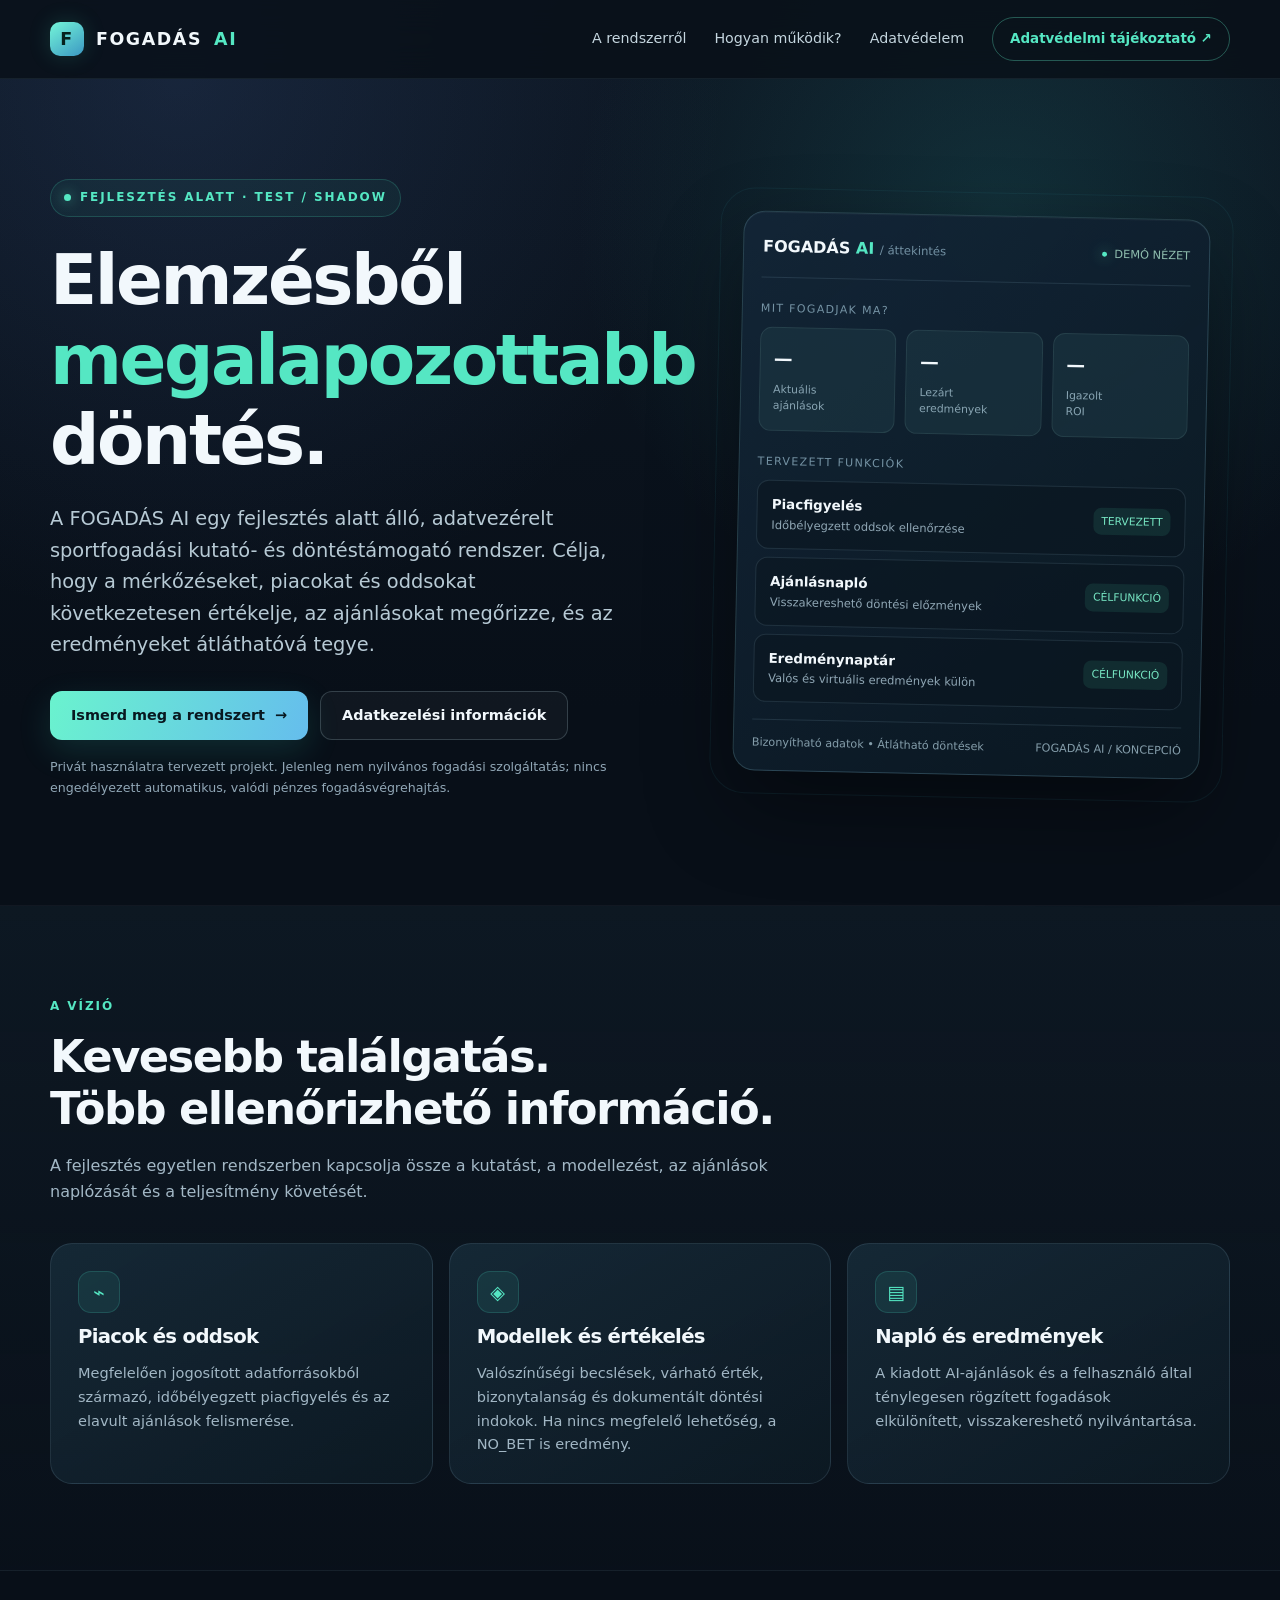
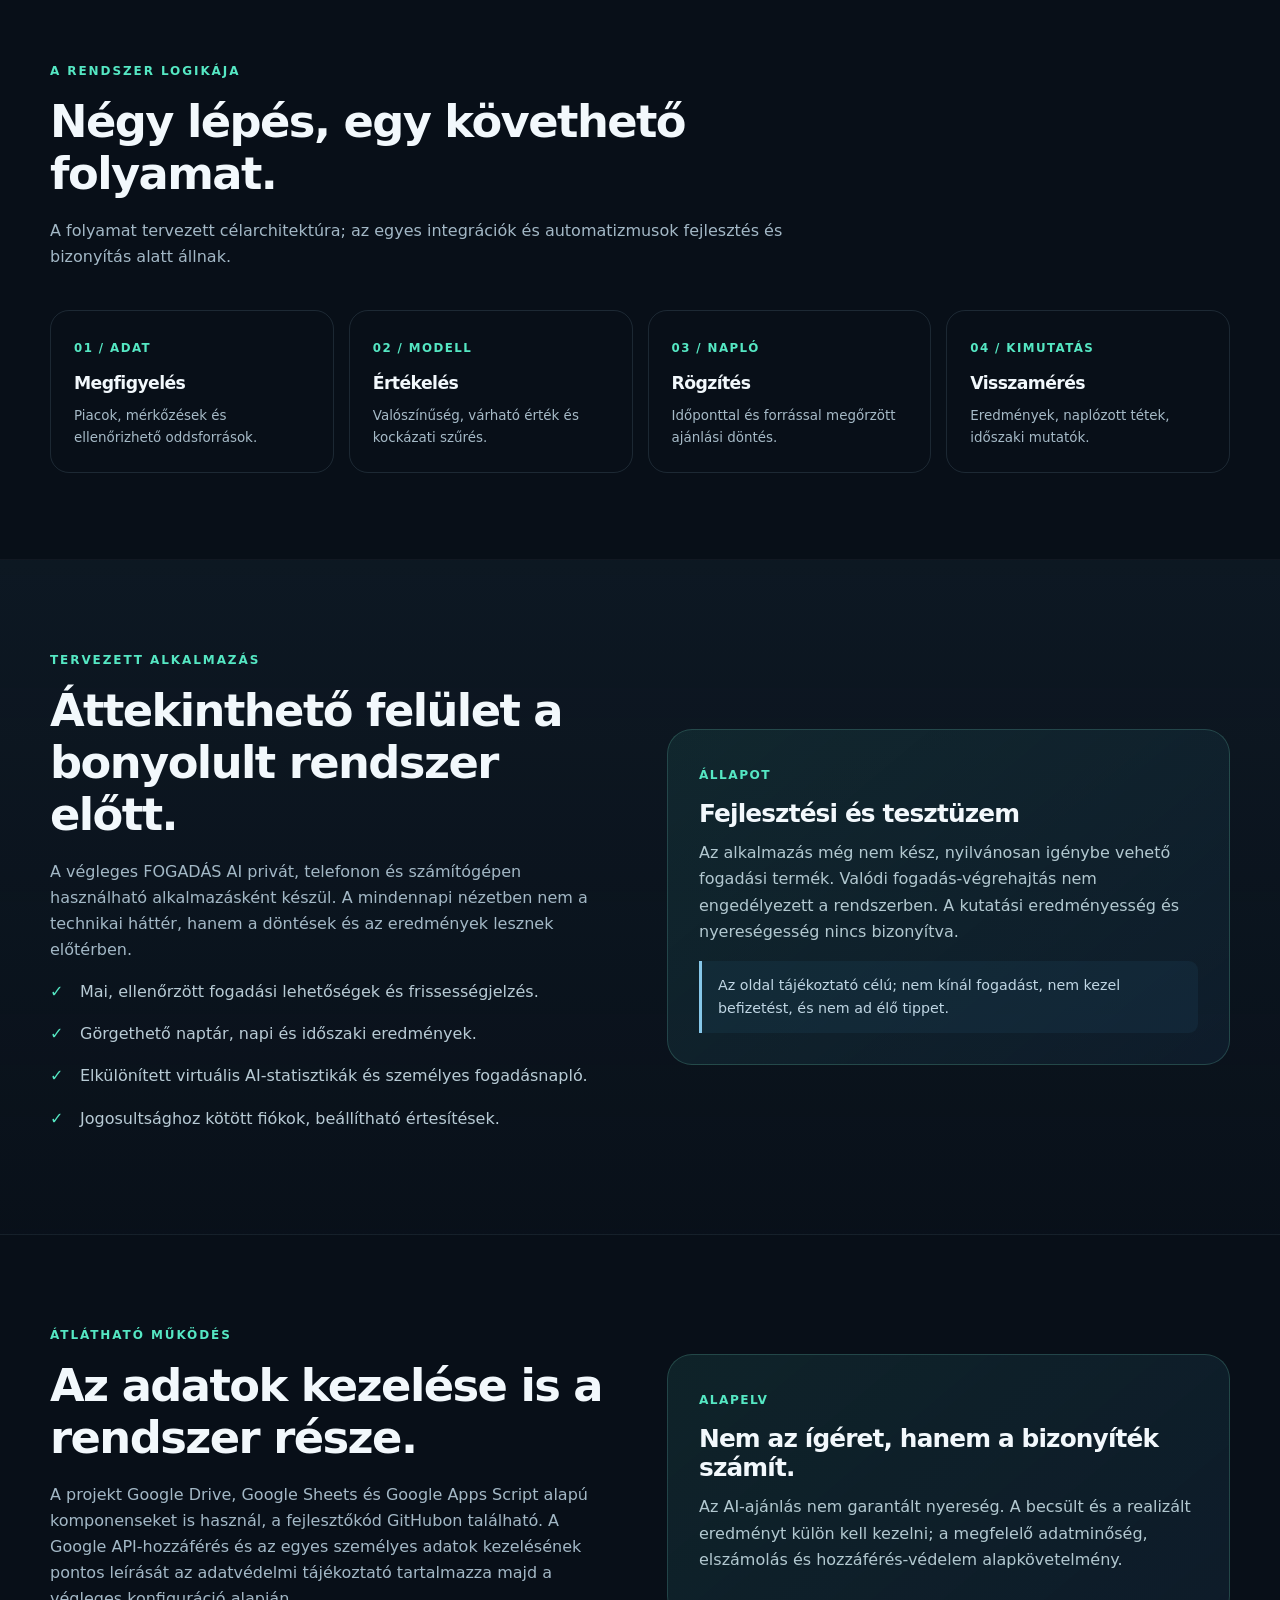
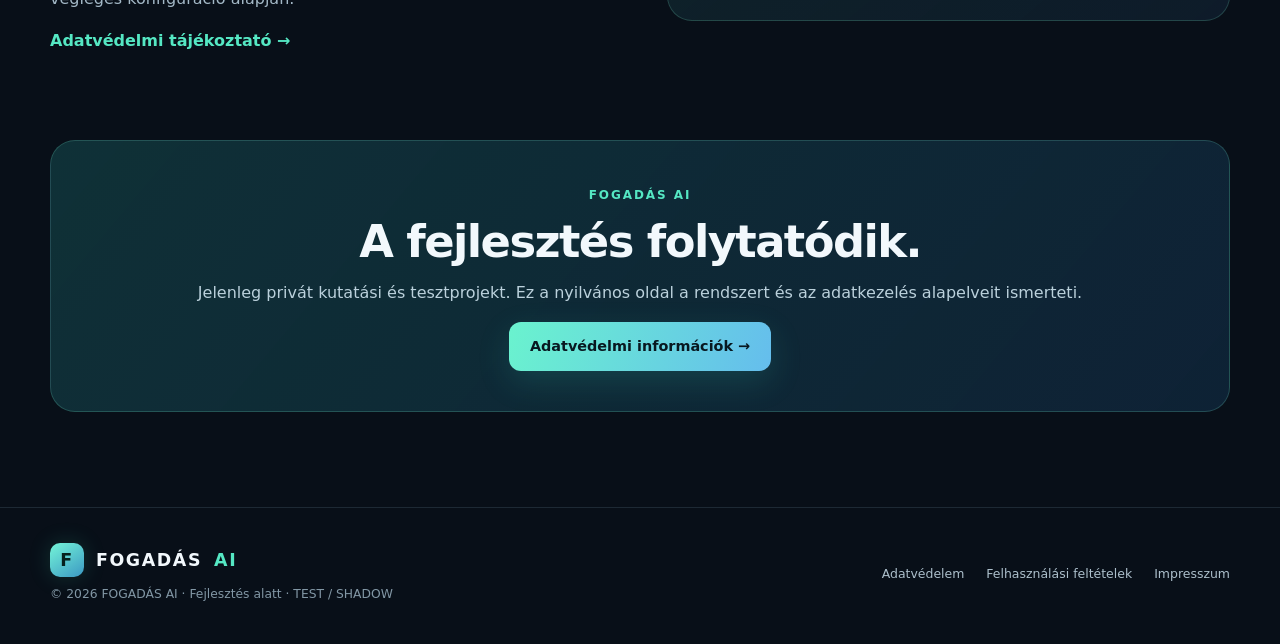
<file: index.html>
<!doctype html>
<html lang="hu">
<head>
  <meta charset="utf-8">
  <meta name="viewport" content="width=device-width,initial-scale=1">
  <meta name="theme-color" content="#080f18">
  <meta name="description" content="FOGADÁS AI: fejlesztés alatt álló, adatvezérelt sportfogadási kutató- és döntéstámogató rendszer. Ellenőrizhető ajánlások, naplózás és eredménykövetés – jelenleg tesztüzemben.">
  <title>FOGADÁS AI – Adatvezérelt sportfogadási kutatás</title>
  <link rel="icon" href="favicon.svg" type="image/svg+xml">
  <link rel="stylesheet" href="styles.css">
  <script src="script.js" defer></script>
</head>
<body>
  <header class="site-header">
    <div class="wrap nav">
      <a class="brand" href="index.html" aria-label="FOGADÁS AI – Kezdőlap"><span class="brand-mark" aria-hidden="true">F</span> FOGADÁS <span class="green">AI</span></a>
      <button class="menu-toggle" aria-label="Menü megnyitása" aria-controls="primary-navigation" aria-expanded="false">☰</button>
      <nav class="nav-links" id="primary-navigation" aria-label="Fő navigáció">
        <a href="#bemutatkozas">A rendszerről</a>
        <a href="#mukodes">Hogyan működik?</a>
        <a href="#biztonsag">Adatvédelem</a>
        <a href="adatvedelem.html" class="mini-btn">Adatvédelmi tájékoztató ↗</a>
      </nav>
    </div>
  </header>
  <main>
    <section class="hero" id="bemutatkozas">
      <div class="wrap hero-grid">
        <div>
          <div class="eyebrow"><span class="dot"></span> Fejlesztés alatt · TEST / SHADOW</div>
          <h1>Elemzésből <span class="green">megalapozottabb</span> döntés.</h1>
          <p class="hero-lead">A FOGADÁS AI egy fejlesztés alatt álló, adatvezérelt sportfogadási kutató- és döntéstámogató rendszer. Célja, hogy a mérkőzéseket, piacokat és oddsokat következetesen értékelje, az ajánlásokat megőrizze, és az eredményeket átláthatóvá tegye.</p>
          <div class="hero-actions">
            <a href="#mukodes" class="btn btn-main">Ismerd meg a rendszert <span aria-hidden="true">→</span></a>
            <a href="adatvedelem.html" class="btn btn-secondary">Adatkezelési információk</a>
          </div>
          <p class="micro">Privát használatra tervezett projekt. Jelenleg nem nyilvános fogadási szolgáltatás; nincs engedélyezett automatikus, valódi pénzes fogadásvégrehajtás.</p>
        </div>
        <div class="board-shell" aria-label="FOGADÁS AI tervezett kezelőfelületének szemléltető ábrája – élő fogadási adatok nélkül">
          <div class="board-top"><strong>FOGADÁS <span class="green">AI</span> <span style="color:#7391a3;font-size:.73rem;font-weight:450">/ áttekintés</span></strong><span class="board-status"><span class="dot"></span> DEMÓ NÉZET</span></div>
          <p class="board-subtitle">Mit fogadjak ma?</p>
          <div class="preview-cols">
            <div class="preview-metric"><span class="value">—</span><span class="unit">Aktuális<br>ajánlások</span></div>
            <div class="preview-metric"><span class="value">—</span><span class="unit">Lezárt<br>eredmények</span></div>
            <div class="preview-metric"><span class="value">—</span><span class="unit">Igazolt<br>ROI</span></div>
          </div>
          <p class="board-subtitle">Tervezett funkciók</p>
          <div class="preview-row"><span><strong>Piacfigyelés</strong><p>Időbélyegzett oddsok ellenőrzése</p></span><span class="pill">TERVEZETT</span></div>
          <div class="preview-row"><span><strong>Ajánlásnapló</strong><p>Visszakereshető döntési előzmények</p></span><span class="pill">CÉLFUNKCIÓ</span></div>
          <div class="preview-row"><span><strong>Eredménynaptár</strong><p>Valós és virtuális eredmények külön</p></span><span class="pill">CÉLFUNKCIÓ</span></div>
          <div class="preview-footer"><span>Bizonyítható adatok • Átlátható döntések</span><span>FOGADÁS AI / KONCEPCIÓ</span></div>
        </div>
      </div>
    </section>
    <section class="section section-muted" id="mukodes">
      <div class="wrap">
        <div class="section-intro"><span class="kicker">A vízió</span><h2>Kevesebb találgatás.<br>Több ellenőrizhető információ.</h2><p>A fejlesztés egyetlen rendszerben kapcsolja össze a kutatást, a modellezést, az ajánlások naplózását és a teljesítmény követését.</p></div>
        <div class="cards">
          <article class="feature"><span class="feature-icon" aria-hidden="true">⌁</span><h3>Piacok és oddsok</h3><p>Megfelelően jogosított adatforrásokból származó, időbélyegzett piacfigyelés és az elavult ajánlások felismerése.</p></article>
          <article class="feature"><span class="feature-icon" aria-hidden="true">◈</span><h3>Modellek és értékelés</h3><p>Valószínűségi becslések, várható érték, bizonytalanság és dokumentált döntési indokok. Ha nincs megfelelő lehetőség, a NO_BET is eredmény.</p></article>
          <article class="feature"><span class="feature-icon" aria-hidden="true">▤</span><h3>Napló és eredmények</h3><p>A kiadott AI-ajánlások és a felhasználó által ténylegesen rögzített fogadások elkülönített, visszakereshető nyilvántartása.</p></article>
        </div>
      </div>
    </section>
    <section class="section">
      <div class="wrap"><div class="section-intro"><span class="kicker">A rendszer logikája</span><h2>Négy lépés, egy követhető folyamat.</h2><p>A folyamat tervezett célarchitektúra; az egyes integrációk és automatizmusok fejlesztés és bizonyítás alatt állnak.</p></div>
        <div class="process"><div class="process-step"><span class="process-num">01 / ADAT</span><h3>Megfigyelés</h3><p>Piacok, mérkőzések és ellenőrizhető oddsforrások.</p></div><div class="process-step"><span class="process-num">02 / MODELL</span><h3>Értékelés</h3><p>Valószínűség, várható érték és kockázati szűrés.</p></div><div class="process-step"><span class="process-num">03 / NAPLÓ</span><h3>Rögzítés</h3><p>Időponttal és forrással megőrzött ajánlási döntés.</p></div><div class="process-step"><span class="process-num">04 / KIMUTATÁS</span><h3>Visszamérés</h3><p>Eredmények, naplózott tétek, időszaki mutatók.</p></div></div>
      </div>
    </section>
    <section class="section section-muted" id="alkalmazas">
      <div class="wrap split"><div><span class="kicker">Tervezett alkalmazás</span><h2>Áttekinthető felület a bonyolult rendszer előtt.</h2><p class="soft">A végleges FOGADÁS AI privát, telefonon és számítógépen használható alkalmazásként készül. A mindennapi nézetben nem a technikai háttér, hanem a döntések és az eredmények lesznek előtérben.</p><ul class="bullet-list"><li>Mai, ellenőrzött fogadási lehetőségek és frissességjelzés.</li><li>Görgethető naptár, napi és időszaki eredmények.</li><li>Elkülönített virtuális AI-statisztikák és személyes fogadásnapló.</li><li>Jogosultsághoz kötött fiókok, beállítható értesítések.</li></ul></div><aside class="privacy-card"><span class="small-label">Állapot</span><h3>Fejlesztési és tesztüzem</h3><p>Az alkalmazás még nem kész, nyilvánosan igénybe vehető fogadási termék. Valódi fogadás-végrehajtás nem engedélyezett a rendszerben. A kutatási eredményesség és nyereségesség nincs bizonyítva.</p><div class="notice">Az oldal tájékoztató célú; nem kínál fogadást, nem kezel befizetést, és nem ad élő tippet.</div></aside></div>
    </section>
    <section class="section" id="biztonsag"><div class="wrap split"><div><span class="kicker">Átlátható működés</span><h2>Az adatok kezelése is a rendszer része.</h2><p class="soft">A projekt Google Drive, Google Sheets és Google Apps Script alapú komponenseket is használ, a fejlesztőkód GitHubon található. A Google API-hozzáférés és az egyes személyes adatok kezelésének pontos leírását az adatvédelmi tájékoztató tartalmazza majd a végleges konfiguráció alapján.</p><a class="text-link" href="adatvedelem.html">Adatvédelmi tájékoztató →</a></div><div class="privacy-card"><span class="small-label">Alapelv</span><h3>Nem az ígéret, hanem a bizonyíték számít.</h3><p>Az AI-ajánlás nem garantált nyereség. A becsült és a realizált eredményt külön kell kezelni; a megfelelő adatminőség, elszámolás és hozzáférés-védelem alapkövetelmény.</p></div></div></section>
    <div class="wrap"><div class="cta"><span class="kicker">FOGADÁS AI</span><h2>A fejlesztés folytatódik.</h2><p>Jelenleg privát kutatási és tesztprojekt. Ez a nyilvános oldal a rendszert és az adatkezelés alapelveit ismerteti.</p><a href="adatvedelem.html" class="btn btn-main">Adatvédelmi információk →</a></div></div>
  </main>
  <footer class="site-footer"><div class="wrap footer-inner"><div><a class="brand" href="index.html"><span class="brand-mark" aria-hidden="true">F</span> FOGADÁS <span class="green">AI</span></a><div class="footer-copy">© <span id="year">2026</span> FOGADÁS AI · Fejlesztés alatt · TEST / SHADOW</div></div><nav class="foot-links" aria-label="Jogi oldalak"><a href="adatvedelem.html">Adatvédelem</a><a href="felhasznalasi-feltetelek.html">Felhasználási feltételek</a><a href="impresszum.html">Impresszum</a></nav></div></footer>
</body></html>
</file>
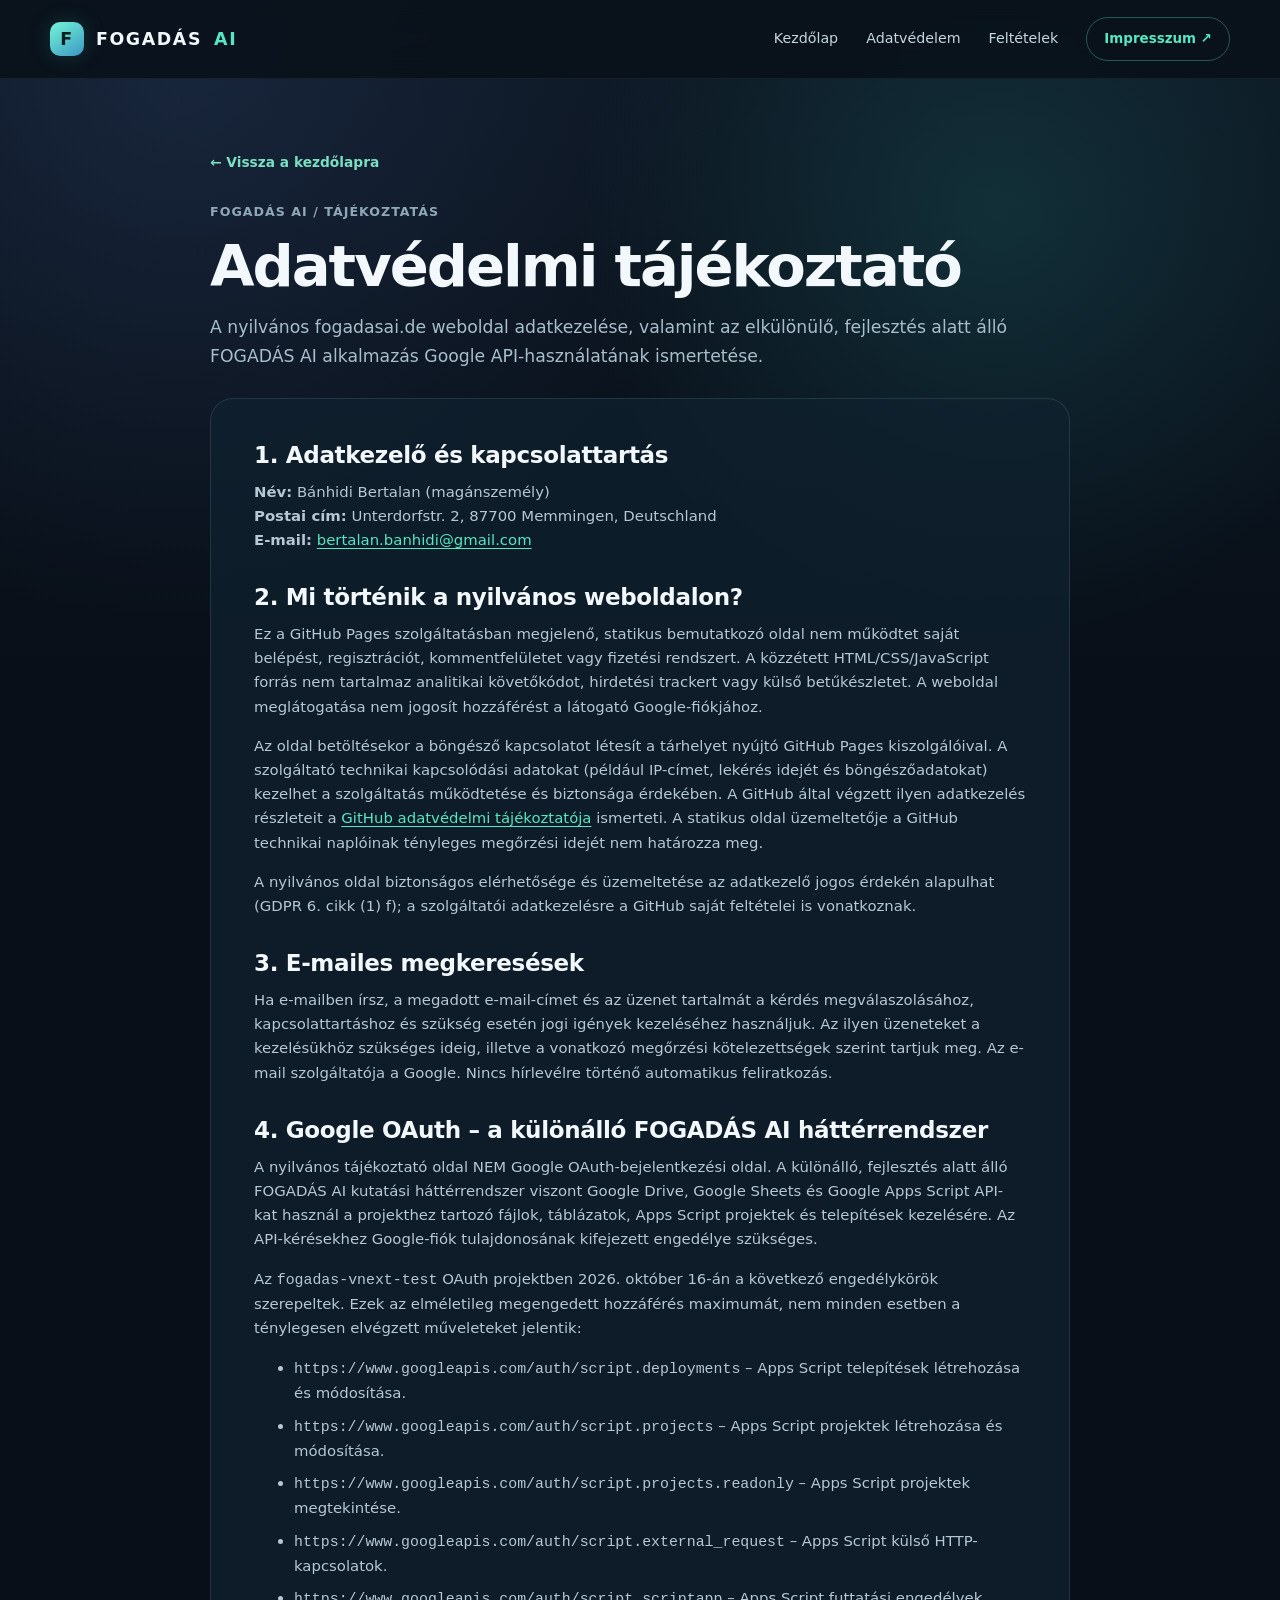
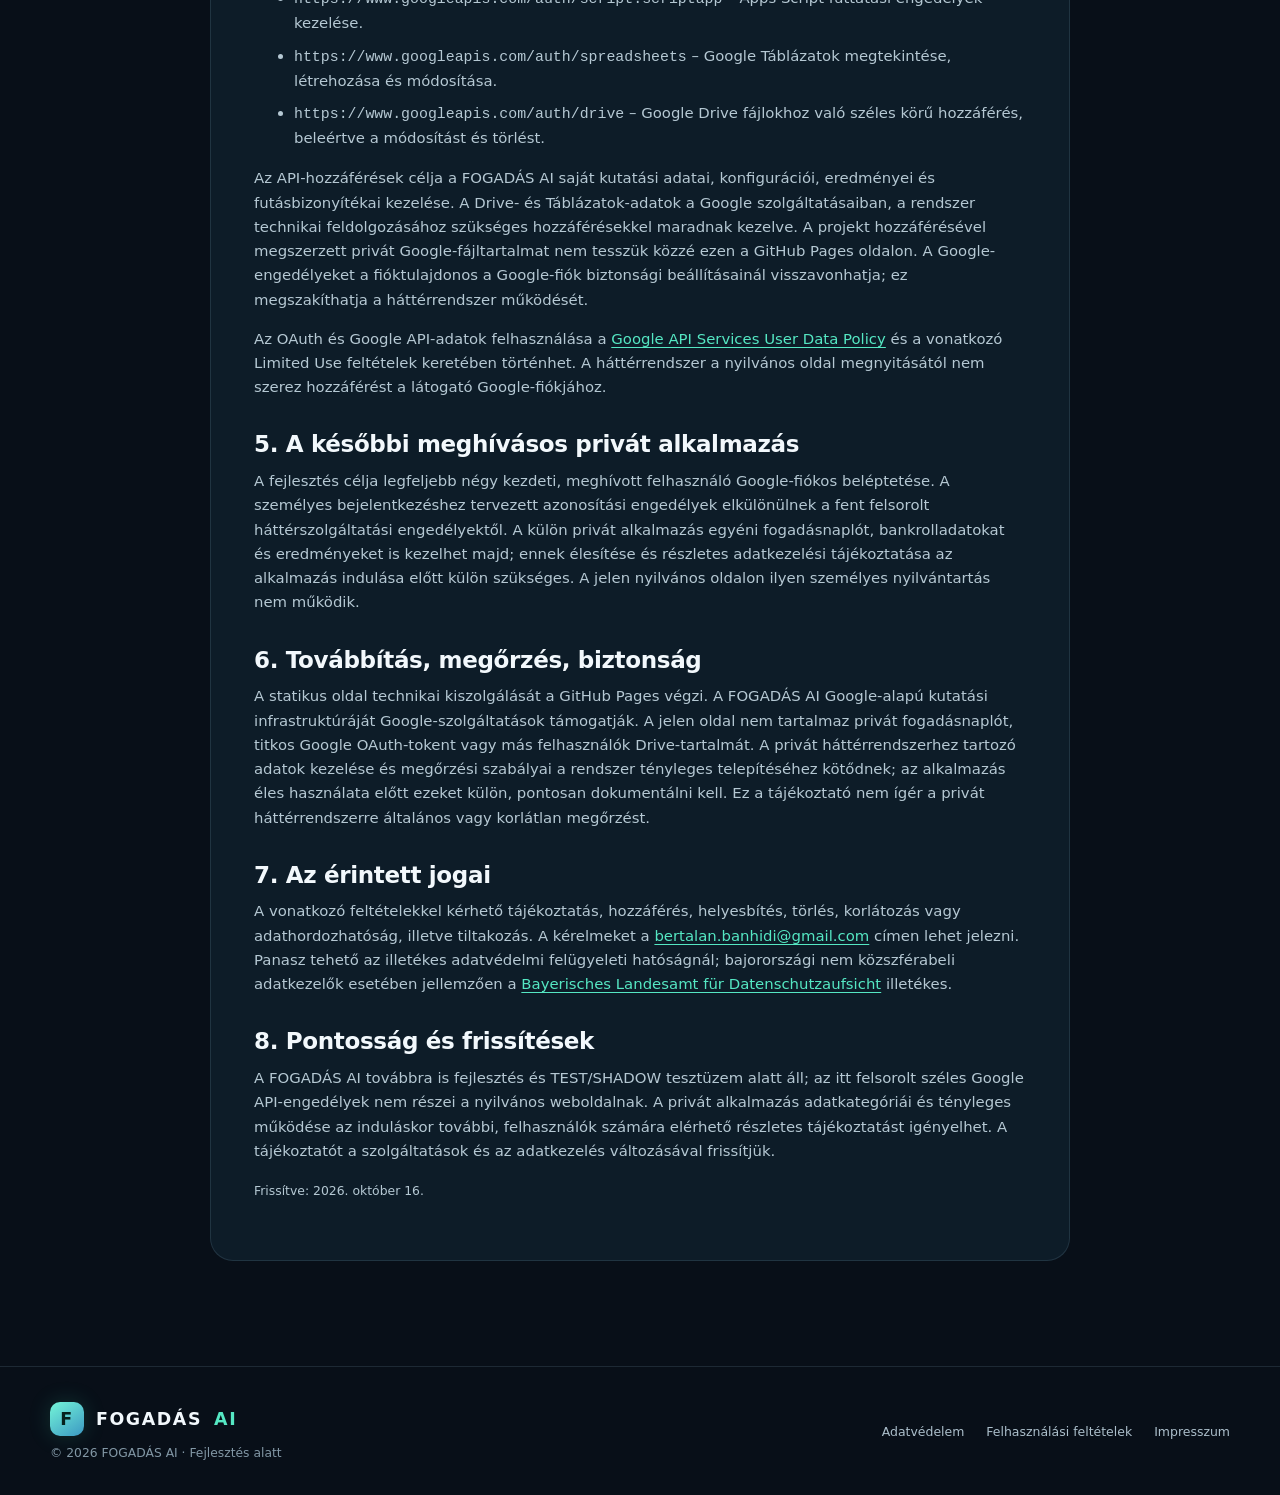
<file: adatvedelem.html>
<!DOCTYPE html>

<html lang="hu"><head>
<meta charset="utf-8"/><meta content="width=device-width,initial-scale=1" name="viewport"/><meta content="#080f18" name="theme-color"/>
<meta content="FOGADÁS AI – tájékoztatás a fejlesztés alatt álló sportfogadási kutatási projektről." name="description"/>
<title>Adatvédelmi tájékoztató · FOGADÁS AI</title><link href="favicon.svg" rel="icon" type="image/svg+xml"/><link href="styles.css" rel="stylesheet"/><script defer="" src="script.js"></script>
</head><body><header class="site-header"><div class="wrap nav"><a aria-label="FOGADÁS AI – Kezdőlap" class="brand" href="index.html"><span class="brand-mark">F</span> FOGADÁS <span class="green">AI</span></a><button aria-controls="primary-navigation" aria-expanded="false" aria-label="Menü megnyitása" class="menu-toggle">☰</button><nav aria-label="Fő navigáció" class="nav-links" id="primary-navigation"><a href="index.html">Kezdőlap</a><a href="adatvedelem.html">Adatvédelem</a><a href="felhasznalasi-feltetelek.html">Feltételek</a><a class="mini-btn" href="impresszum.html">Impresszum ↗</a></nav></div></header>
<main class="wrap legal-wrap"><a class="back" href="index.html">← Vissza a kezdőlapra</a><p class="muted-label" style="margin:27px 0 0">FOGADÁS AI / Tájékoztatás</p><h1>Adatvédelmi tájékoztató</h1><p class="intro">A nyilvános fogadasai.de weboldal adatkezelése, valamint az elkülönülő, fejlesztés alatt álló FOGADÁS AI alkalmazás Google API-használatának ismertetése.</p>

<article class="legal-panel">
<h2>1. Adatkezelő és kapcsolattartás</h2>
<p><strong>Név:</strong> Bánhidi Bertalan (magánszemély)<br/>
<strong>Postai cím:</strong> Unterdorfstr. 2, 87700 Memmingen, Deutschland<br/>
<strong>E-mail:</strong> <a href="mailto:bertalan.banhidi@gmail.com">bertalan.banhidi@gmail.com</a></p>
<h2>2. Mi történik a nyilvános weboldalon?</h2>
<p>Ez a GitHub Pages szolgáltatásban megjelenő, statikus bemutatkozó oldal nem működtet saját belépést, regisztrációt, kommentfelületet vagy fizetési rendszert. A közzétett HTML/CSS/JavaScript forrás nem tartalmaz analitikai követőkódot, hirdetési trackert vagy külső betűkészletet. A weboldal meglátogatása nem jogosít hozzáférést a látogató Google-fiókjához.</p>
<p>Az oldal betöltésekor a böngésző kapcsolatot létesít a tárhelyet nyújtó GitHub Pages kiszolgálóival. A szolgáltató technikai kapcsolódási adatokat (például IP-címet, lekérés idejét és böngészőadatokat) kezelhet a szolgáltatás működtetése és biztonsága érdekében. A GitHub által végzett ilyen adatkezelés részleteit a <a href="https://docs.github.com/en/site-policy/privacy-policies/github-general-privacy-statement" rel="noopener noreferrer" target="_blank">GitHub adatvédelmi tájékoztatója</a> ismerteti. A statikus oldal üzemeltetője a GitHub technikai naplóinak tényleges megőrzési idejét nem határozza meg.</p>
<p>A nyilvános oldal biztonságos elérhetősége és üzemeltetése az adatkezelő jogos érdekén alapulhat (GDPR 6. cikk (1) f); a szolgáltatói adatkezelésre a GitHub saját feltételei is vonatkoznak.</p>
<h2>3. E-mailes megkeresések</h2>
<p>Ha e-mailben írsz, a megadott e-mail-címet és az üzenet tartalmát a kérdés megválaszolásához, kapcsolattartáshoz és szükség esetén jogi igények kezeléséhez használjuk. Az ilyen üzeneteket a kezelésükhöz szükséges ideig, illetve a vonatkozó megőrzési kötelezettségek szerint tartjuk meg. Az e-mail szolgáltatója a Google. Nincs hírlevélre történő automatikus feliratkozás.</p>
<h2>4. Google OAuth – a különálló FOGADÁS AI háttérrendszer</h2>
<p>A nyilvános tájékoztató oldal NEM Google OAuth-bejelentkezési oldal. A különálló, fejlesztés alatt álló FOGADÁS AI kutatási háttérrendszer viszont Google Drive, Google Sheets és Google Apps Script API-kat használ a projekthez tartozó fájlok, táblázatok, Apps Script projektek és telepítések kezelésére. Az API-kérésekhez Google-fiók tulajdonosának kifejezett engedélye szükséges.</p>
<p>Az <code>fogadas-vnext-test</code> OAuth projektben 2026. október 16-án a következő engedélykörök szerepeltek. Ezek az elméletileg megengedett hozzáférés maximumát, nem minden esetben a ténylegesen elvégzett műveleteket jelentik:</p>
<ul>
<li><code>https://www.googleapis.com/auth/script.deployments</code> – Apps Script telepítések létrehozása és módosítása.</li>
<li><code>https://www.googleapis.com/auth/script.projects</code> – Apps Script projektek létrehozása és módosítása.</li>
<li><code>https://www.googleapis.com/auth/script.projects.readonly</code> – Apps Script projektek megtekintése.</li>
<li><code>https://www.googleapis.com/auth/script.external_request</code> – Apps Script külső HTTP-kapcsolatok.</li>
<li><code>https://www.googleapis.com/auth/script.scriptapp</code> – Apps Script futtatási engedélyek kezelése.</li>
<li><code>https://www.googleapis.com/auth/spreadsheets</code> – Google Táblázatok megtekintése, létrehozása és módosítása.</li>
<li><code>https://www.googleapis.com/auth/drive</code> – Google Drive fájlokhoz való széles körű hozzáférés, beleértve a módosítást és törlést.</li>
</ul>
<p>Az API-hozzáférések célja a FOGADÁS AI saját kutatási adatai, konfigurációi, eredményei és futásbizonyítékai kezelése. A Drive- és Táblázatok-adatok a Google szolgáltatásaiban, a rendszer technikai feldolgozásához szükséges hozzáférésekkel maradnak kezelve. A projekt hozzáférésével megszerzett privát Google-fájltartalmat nem tesszük közzé ezen a GitHub Pages oldalon. A Google-engedélyeket a fióktulajdonos a Google-fiók biztonsági beállításainál visszavonhatja; ez megszakíthatja a háttérrendszer működését.</p>
<p>Az OAuth és Google API-adatok felhasználása a <a href="https://developers.google.com/terms/api-services-user-data-policy" rel="noopener noreferrer" target="_blank">Google API Services User Data Policy</a> és a vonatkozó Limited Use feltételek keretében történhet. A háttérrendszer a nyilvános oldal megnyitásától nem szerez hozzáférést a látogató Google-fiókjához.</p>
<h2>5. A későbbi meghívásos privát alkalmazás</h2>
<p>A fejlesztés célja legfeljebb négy kezdeti, meghívott felhasználó Google-fiókos beléptetése. A személyes bejelentkezéshez tervezett azonosítási engedélyek elkülönülnek a fent felsorolt háttérszolgáltatási engedélyektől. A külön privát alkalmazás egyéni fogadásnaplót, bankrolladatokat és eredményeket is kezelhet majd; ennek élesítése és részletes adatkezelési tájékoztatása az alkalmazás indulása előtt külön szükséges. A jelen nyilvános oldalon ilyen személyes nyilvántartás nem működik.</p>
<h2>6. Továbbítás, megőrzés, biztonság</h2>
<p>A statikus oldal technikai kiszolgálását a GitHub Pages végzi. A FOGADÁS AI Google-alapú kutatási infrastruktúráját Google-szolgáltatások támogatják. A jelen oldal nem tartalmaz privát fogadásnaplót, titkos Google OAuth-tokent vagy más felhasználók Drive-tartalmát. A privát háttérrendszerhez tartozó adatok kezelése és megőrzési szabályai a rendszer tényleges telepítéséhez kötődnek; az alkalmazás éles használata előtt ezeket külön, pontosan dokumentálni kell. Ez a tájékoztató nem ígér a privát háttérrendszerre általános vagy korlátlan megőrzést.</p>
<h2>7. Az érintett jogai</h2>
<p>A vonatkozó feltételekkel kérhető tájékoztatás, hozzáférés, helyesbítés, törlés, korlátozás vagy adathordozhatóság, illetve tiltakozás. A kérelmeket a <a href="mailto:bertalan.banhidi@gmail.com">bertalan.banhidi@gmail.com</a> címen lehet jelezni. Panasz tehető az illetékes adatvédelmi felügyeleti hatóságnál; bajorországi nem közszférabeli adatkezelők esetében jellemzően a <a href="https://www.lda.bayern.de" rel="noopener noreferrer" target="_blank">Bayerisches Landesamt für Datenschutzaufsicht</a> illetékes.</p>
<h2>8. Pontosság és frissítések</h2>
<p>A FOGADÁS AI továbbra is fejlesztés és TEST/SHADOW tesztüzem alatt áll; az itt felsorolt széles Google API-engedélyek nem részei a nyilvános weboldalnak. A privát alkalmazás adatkategóriái és tényleges működése az induláskor további, felhasználók számára elérhető részletes tájékoztatást igényelhet. A tájékoztatót a szolgáltatások és az adatkezelés változásával frissítjük.</p>
<p><small>Frissítve: 2026. október 16.</small></p>
</article></main>
<footer class="site-footer"><div class="wrap footer-inner"><div><a class="brand" href="index.html"><span class="brand-mark">F</span> FOGADÁS <span class="green">AI</span></a><div class="footer-copy">© <span id="year">2026</span> FOGADÁS AI · Fejlesztés alatt</div></div><nav aria-label="Jogi oldalak" class="foot-links"><a href="adatvedelem.html">Adatvédelem</a><a href="felhasznalasi-feltetelek.html">Felhasználási feltételek</a><a href="impresszum.html">Impresszum</a></nav></div></footer></body></html>
</file>
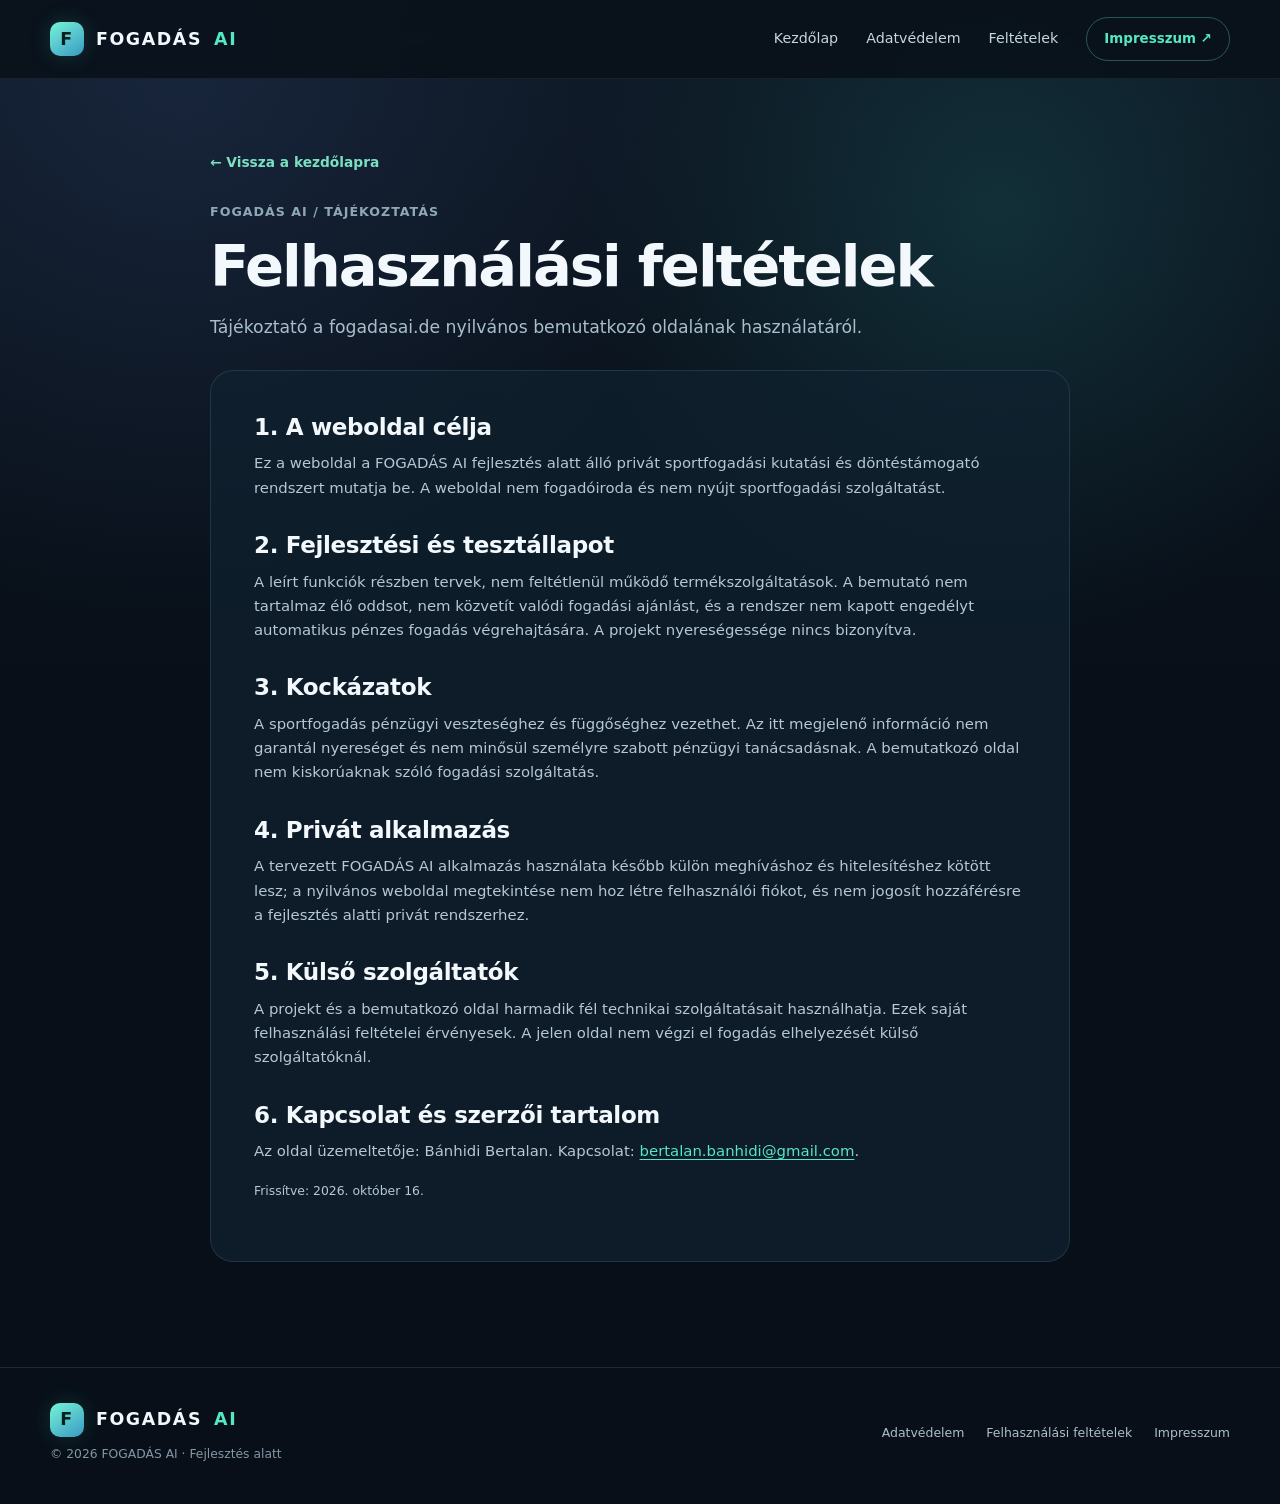
<file: felhasznalasi-feltetelek.html>
<!DOCTYPE html>

<html lang="hu"><head>
<meta charset="utf-8"/><meta content="width=device-width,initial-scale=1" name="viewport"/><meta content="#080f18" name="theme-color"/>
<meta content="FOGADÁS AI – tájékoztatás a fejlesztés alatt álló sportfogadási kutatási projektről." name="description"/>
<title>Felhasználási feltételek · FOGADÁS AI</title><link href="favicon.svg" rel="icon" type="image/svg+xml"/><link href="styles.css" rel="stylesheet"/><script defer="" src="script.js"></script>
</head><body><header class="site-header"><div class="wrap nav"><a aria-label="FOGADÁS AI – Kezdőlap" class="brand" href="index.html"><span class="brand-mark">F</span> FOGADÁS <span class="green">AI</span></a><button aria-controls="primary-navigation" aria-expanded="false" aria-label="Menü megnyitása" class="menu-toggle">☰</button><nav aria-label="Fő navigáció" class="nav-links" id="primary-navigation"><a href="index.html">Kezdőlap</a><a href="adatvedelem.html">Adatvédelem</a><a href="felhasznalasi-feltetelek.html">Feltételek</a><a class="mini-btn" href="impresszum.html">Impresszum ↗</a></nav></div></header>
<main class="wrap legal-wrap"><a class="back" href="index.html">← Vissza a kezdőlapra</a><p class="muted-label" style="margin:27px 0 0">FOGADÁS AI / Tájékoztatás</p><h1>Felhasználási feltételek</h1><p class="intro">Tájékoztató a fogadasai.de nyilvános bemutatkozó oldalának használatáról.</p>

<article class="legal-panel">
<h2>1. A weboldal célja</h2>
<p>Ez a weboldal a FOGADÁS AI fejlesztés alatt álló privát sportfogadási kutatási és döntéstámogató rendszert mutatja be. A weboldal nem fogadóiroda és nem nyújt sportfogadási szolgáltatást.</p>
<h2>2. Fejlesztési és tesztállapot</h2>
<p>A leírt funkciók részben tervek, nem feltétlenül működő termékszolgáltatások. A bemutató nem tartalmaz élő oddsot, nem közvetít valódi fogadási ajánlást, és a rendszer nem kapott engedélyt automatikus pénzes fogadás végrehajtására. A projekt nyereségessége nincs bizonyítva.</p>
<h2>3. Kockázatok</h2>
<p>A sportfogadás pénzügyi veszteséghez és függőséghez vezethet. Az itt megjelenő információ nem garantál nyereséget és nem minősül személyre szabott pénzügyi tanácsadásnak. A bemutatkozó oldal nem kiskorúaknak szóló fogadási szolgáltatás.</p>
<h2>4. Privát alkalmazás</h2>
<p>A tervezett FOGADÁS AI alkalmazás használata később külön meghíváshoz és hitelesítéshez kötött lesz; a nyilvános weboldal megtekintése nem hoz létre felhasználói fiókot, és nem jogosít hozzáférésre a fejlesztés alatti privát rendszerhez.</p>
<h2>5. Külső szolgáltatók</h2>
<p>A projekt és a bemutatkozó oldal harmadik fél technikai szolgáltatásait használhatja. Ezek saját felhasználási feltételei érvényesek. A jelen oldal nem végzi el fogadás elhelyezését külső szolgáltatóknál.</p>
<h2>6. Kapcsolat és szerzői tartalom</h2>
<p>Az oldal üzemeltetője: Bánhidi Bertalan. Kapcsolat: <a href="mailto:bertalan.banhidi@gmail.com">bertalan.banhidi@gmail.com</a>.</p>
<p><small>Frissítve: 2026. október 16.</small></p>
</article></main>
<footer class="site-footer"><div class="wrap footer-inner"><div><a class="brand" href="index.html"><span class="brand-mark">F</span> FOGADÁS <span class="green">AI</span></a><div class="footer-copy">© <span id="year">2026</span> FOGADÁS AI · Fejlesztés alatt</div></div><nav aria-label="Jogi oldalak" class="foot-links"><a href="adatvedelem.html">Adatvédelem</a><a href="felhasznalasi-feltetelek.html">Felhasználási feltételek</a><a href="impresszum.html">Impresszum</a></nav></div></footer></body></html>
</file>
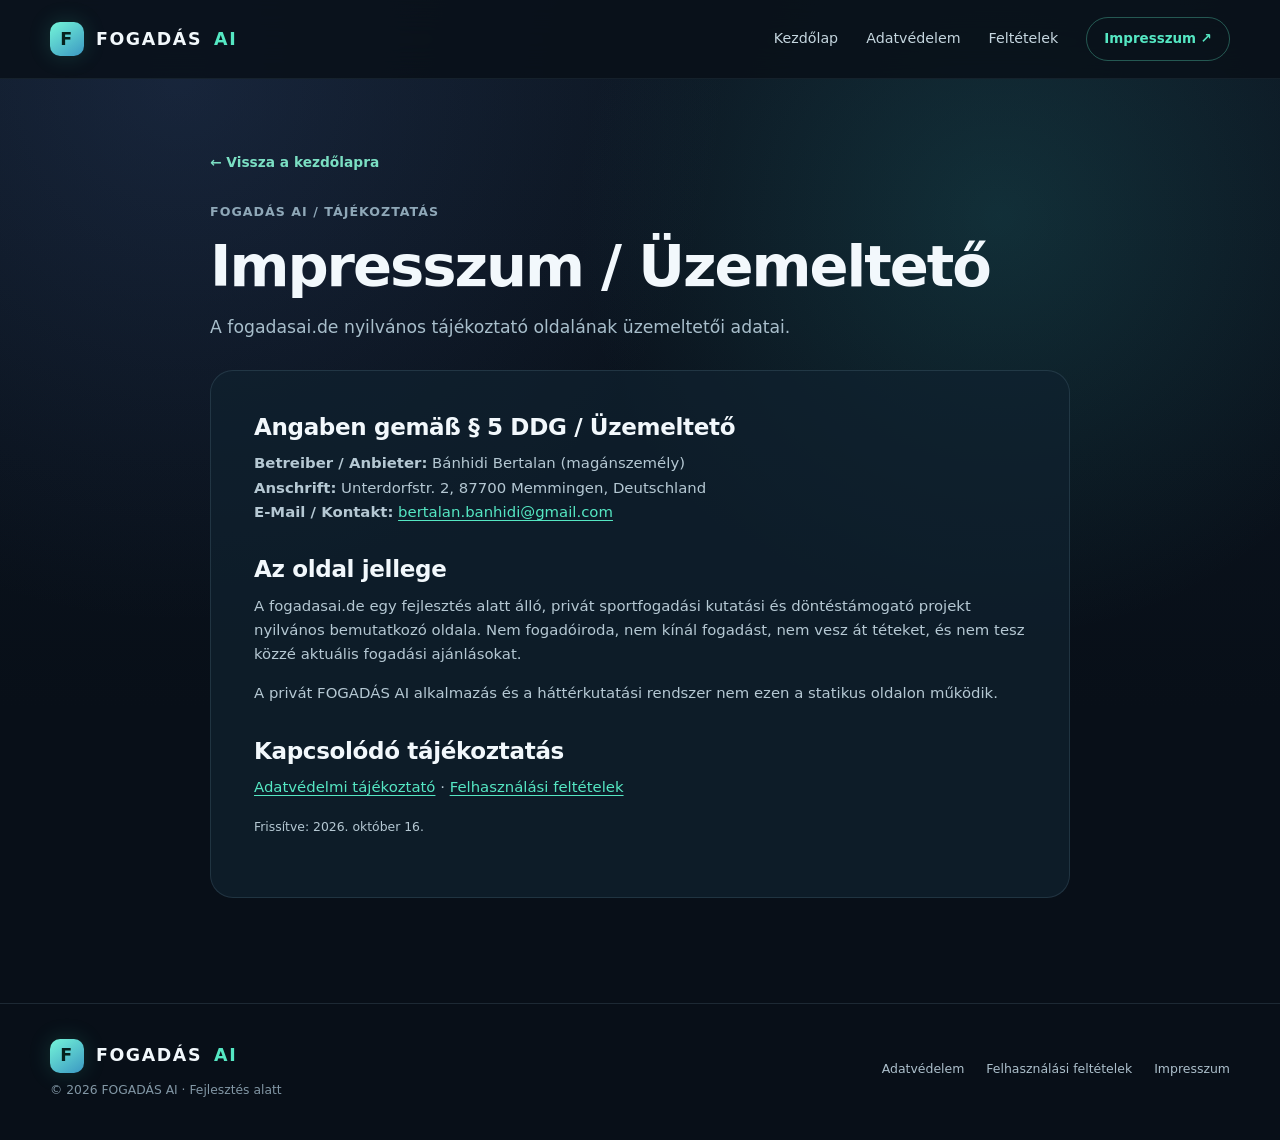
<file: impresszum.html>
<!DOCTYPE html>

<html lang="hu"><head>
<meta charset="utf-8"/><meta content="width=device-width,initial-scale=1" name="viewport"/><meta content="#080f18" name="theme-color"/>
<meta content="FOGADÁS AI – tájékoztatás a fejlesztés alatt álló sportfogadási kutatási projektről." name="description"/>
<title>Impresszum / Üzemeltető · FOGADÁS AI</title><link href="favicon.svg" rel="icon" type="image/svg+xml"/><link href="styles.css" rel="stylesheet"/><script defer="" src="script.js"></script>
</head><body><header class="site-header"><div class="wrap nav"><a aria-label="FOGADÁS AI – Kezdőlap" class="brand" href="index.html"><span class="brand-mark">F</span> FOGADÁS <span class="green">AI</span></a><button aria-controls="primary-navigation" aria-expanded="false" aria-label="Menü megnyitása" class="menu-toggle">☰</button><nav aria-label="Fő navigáció" class="nav-links" id="primary-navigation"><a href="index.html">Kezdőlap</a><a href="adatvedelem.html">Adatvédelem</a><a href="felhasznalasi-feltetelek.html">Feltételek</a><a class="mini-btn" href="impresszum.html">Impresszum ↗</a></nav></div></header>
<main class="wrap legal-wrap"><a class="back" href="index.html">← Vissza a kezdőlapra</a><p class="muted-label" style="margin:27px 0 0">FOGADÁS AI / Tájékoztatás</p><h1>Impresszum / Üzemeltető</h1><p class="intro">A fogadasai.de nyilvános tájékoztató oldalának üzemeltetői adatai.</p>

<article class="legal-panel">
<h2>Angaben gemäß § 5 DDG / Üzemeltető</h2>
<p><strong>Betreiber / Anbieter:</strong> Bánhidi Bertalan (magánszemély)<br/>
<strong>Anschrift:</strong> Unterdorfstr. 2, 87700 Memmingen, Deutschland<br/>
<strong>E-Mail / Kontakt:</strong> <a href="mailto:bertalan.banhidi@gmail.com">bertalan.banhidi@gmail.com</a></p>
<h2>Az oldal jellege</h2>
<p>A fogadasai.de egy fejlesztés alatt álló, privát sportfogadási kutatási és döntéstámogató projekt nyilvános bemutatkozó oldala. Nem fogadóiroda, nem kínál fogadást, nem vesz át téteket, és nem tesz közzé aktuális fogadási ajánlásokat.</p>
<p>A privát FOGADÁS AI alkalmazás és a háttérkutatási rendszer nem ezen a statikus oldalon működik.</p>
<h2>Kapcsolódó tájékoztatás</h2>
<p><a href="adatvedelem.html">Adatvédelmi tájékoztató</a> · <a href="felhasznalasi-feltetelek.html">Felhasználási feltételek</a></p>
<p><small>Frissítve: 2026. október 16.</small></p>
</article></main>
<footer class="site-footer"><div class="wrap footer-inner"><div><a class="brand" href="index.html"><span class="brand-mark">F</span> FOGADÁS <span class="green">AI</span></a><div class="footer-copy">© <span id="year">2026</span> FOGADÁS AI · Fejlesztés alatt</div></div><nav aria-label="Jogi oldalak" class="foot-links"><a href="adatvedelem.html">Adatvédelem</a><a href="felhasznalasi-feltetelek.html">Felhasználási feltételek</a><a href="impresszum.html">Impresszum</a></nav></div></footer></body></html>
</file>
<file: styles.css>
:root{color-scheme:dark;--bg:#080f18;--panel:#111e2b;--panel2:#132535;--line:rgba(157,196,216,.14);--muted:#98adbb;--text:#f2f8fc;--teal:#55e7c3;--blue:#7ab3ff;--danger:#f2aab1;--cream:#e7f4eb;--radius:22px}*{box-sizing:border-box}html{scroll-behavior:smooth;overflow-x:clip}body{margin:0;overflow-x:hidden;background:var(--bg);color:var(--text);font-family:Inter,ui-sans-serif,system-ui,-apple-system,BlinkMacSystemFont,"Segoe UI",sans-serif;line-height:1.63}body:before{content:"";position:absolute;z-index:-2;pointer-events:none;left:0;right:0;top:0;height:770px;background:radial-gradient(circle at 78% 28%,rgba(41,146,147,.21),transparent 37%),radial-gradient(circle at 14% 10%,rgba(65,94,154,.21),transparent 42%),linear-gradient(180deg,#0d1723,#080f18 92%)}a{color:inherit;text-decoration:none}button{font:inherit}a:focus-visible,button:focus-visible{outline:3px solid var(--teal);outline-offset:4px;border-radius:7px}p{margin-top:0}h1,h2,h3{line-height:1.16;letter-spacing:-.035em}h1{font-size:clamp(2.55rem,5.4vw,5.2rem);max-width:840px;font-weight:780;margin:23px 0 23px}h2{font-size:clamp(1.85rem,3.5vw,3.15rem);font-weight:750;margin:13px 0 18px}h3{font-size:1.23rem;margin:13px 0 12px}section{scroll-margin-top:90px}.wrap{width:min(1180px,calc(100% - 44px));margin-inline:auto}.site-header{border-bottom:1px solid rgba(170,215,234,.08);background:rgba(9,16,25,.84);backdrop-filter:blur(17px);position:sticky;top:0;z-index:10}.nav{display:flex;align-items:center;justify-content:space-between;min-height:78px;gap:28px}.brand{display:flex;align-items:center;gap:12px;font-size:1.09rem;font-weight:850;letter-spacing:.09em;white-space:nowrap}.brand-mark{width:34px;height:34px;display:grid;place-items:center;background:linear-gradient(145deg,#74f5d8,#3b98c3);border-radius:10px;color:#06211d;box-shadow:0 0 22px rgba(66,225,186,.17);font-weight:900}.nav-links{display:flex;align-items:center;gap:28px;font-size:.89rem;color:#c5d6df}.nav-links a{transition:color .2s}.nav-links a:hover,.foot-links a:hover{color:var(--teal)}.mini-btn{display:inline-flex;padding:10px 17px;border-radius:100px;border:1px solid rgba(91,220,185,.35);color:var(--teal);font-weight:650;font-size:.84rem}.menu-toggle{display:none;border:1px solid var(--line);background:var(--panel);color:white;border-radius:10px;padding:7px 13px;font-size:1.3rem}.hero{padding:100px 0 94px}.hero-grid{display:grid;grid-template-columns:1.05fr .95fr;gap:43px;align-items:center}.eyebrow,.kicker{display:inline-flex;align-items:center;gap:9px;color:var(--teal);text-transform:uppercase;font-size:.75rem;letter-spacing:.16em;font-weight:800}.eyebrow{border:1px solid rgba(68,209,173,.22);background:rgba(45,154,135,.09);padding:8px 13px;border-radius:100px}.dot{width:7px;height:7px;background:#55e7c3;border-radius:100%;box-shadow:0 0 13px rgba(85,231,195,.7)}.hero-lead{font-size:clamp(1.04rem,1.65vw,1.21rem);color:#b7cad5;max-width:575px}.hero-actions{display:flex;flex-wrap:wrap;gap:12px;margin-top:30px}.btn{display:inline-flex;justify-content:center;align-items:center;gap:10px;border-radius:12px;min-height:49px;padding:12px 21px;font-weight:750;font-size:.9rem}.btn-main{background:linear-gradient(110deg,#6af3ce,#65bded);color:#081820;box-shadow:0 11px 33px rgba(57,216,193,.15)}.btn-secondary{border:1px solid rgba(182,217,228,.21);background:rgba(255,255,255,.035)}.micro{font-size:.79rem;color:#91a7b6;margin-top:17px;max-width:570px}.board-shell{position:relative;background:linear-gradient(142deg,rgba(19,37,55,.96),rgba(10,24,33,.95));border:1px solid rgba(137,199,207,.21);border-radius:22px;padding:18px;box-shadow:0 36px 85px rgba(0,0,0,.39),inset 0 1px rgba(255,255,255,.035);transform:rotate(1.2deg)}.board-shell:before{content:"";position:absolute;inset:-24px;z-index:-1;border-radius:35px;border:1px solid rgba(57,160,173,.09)}.board-top{display:flex;align-items:center;justify-content:space-between;padding:4px 1px 17px;border-bottom:1px solid var(--line)}.board-top strong{font-size:1rem}.board-status{color:#8fbdae;font-size:.71rem;display:flex;align-items:center;gap:7px}.board-status .dot{width:5px;height:5px}.board-subtitle{font-size:.69rem;letter-spacing:.12em;text-transform:uppercase;color:#7593a4;margin:22px 0 9px}.preview-cols{display:grid;grid-template-columns:repeat(3,1fr);gap:10px}.preview-metric{background:rgba(30,58,69,.54);border:1px solid rgba(151,207,199,.11);border-radius:12px;padding:16px 13px;min-height:100px}.preview-metric .value{display:block;font-size:1.17rem;font-weight:750;white-space:nowrap}.preview-metric .unit{display:block;color:#89a5b3;font-size:.68rem;margin-top:7px;line-height:1.5}.green{color:var(--teal)}.preview-row{border:1px solid var(--line);border-radius:12px;padding:13px 14px;display:flex;align-items:center;justify-content:space-between;gap:12px;margin-top:8px;background:rgba(10,22,32,.6);font-size:.84rem}.preview-row p{margin:0;color:#90a7b5;font-size:.72rem}.pill{border-radius:8px;padding:5px 8px;background:rgba(68,196,158,.12);color:#77e6c3;font-size:.67rem;white-space:nowrap}.preview-footer{border-top:1px solid var(--line);margin-top:17px;padding-top:14px;display:flex;justify-content:space-between;gap:14px;align-items:center;color:#849daa;font-size:.7rem}.section{padding:86px 0}.section-muted{background:linear-gradient(180deg,rgba(22,39,53,.36),rgba(16,30,41,.1));border-top:1px solid rgba(255,255,255,.035);border-bottom:1px solid rgba(255,255,255,.035)}.section-intro{max-width:750px}.section-intro>p,.soft{color:#a3b8c6}.cards{display:grid;grid-template-columns:repeat(3,1fr);gap:16px;margin-top:38px}.feature{padding:27px;border:1px solid var(--line);background:linear-gradient(148deg,rgba(25,47,62,.74),rgba(13,26,36,.84));border-radius:var(--radius)}.feature-icon{display:inline-grid;place-items:center;width:42px;height:42px;border-radius:13px;border:1px solid rgba(71,221,193,.18);background:rgba(57,196,175,.1);color:var(--teal);font-size:1.2rem}.feature p{color:#a2b7c5;font-size:.91rem;margin-bottom:0}.process{display:grid;grid-template-columns:repeat(4,1fr);margin-top:40px;gap:15px}.process-step{padding:23px;border:1px solid var(--line);border-radius:19px;position:relative}.process-num{color:var(--teal);font-weight:850;letter-spacing:.12em;font-size:.74rem}.process-step h3{font-size:1.08rem}.process-step p{font-size:.84rem;color:#a6bac7;margin:0}.split{display:grid;grid-template-columns:1fr 1fr;gap:54px;align-items:center}.bullet-list{list-style:none;padding:0;display:grid;gap:16px}.bullet-list li{position:relative;padding-left:30px;color:#b8cbd5}.bullet-list li:before{content:"✓";position:absolute;left:0;color:var(--teal);font-weight:900}.privacy-card{border:1px solid rgba(112,210,180,.22);background:linear-gradient(140deg,rgba(25,64,66,.41),rgba(16,32,48,.75));padding:31px;border-radius:25px}.privacy-card .small-label{font-size:.76rem;text-transform:uppercase;letter-spacing:.12em;font-weight:750;color:var(--teal)}.privacy-card h3{font-size:1.55rem}.privacy-card p{color:#b2c8d0}.text-link{color:var(--teal);font-weight:740}.notice{border-left:3px solid #86c7e9;padding:13px 16px;background:rgba(55,115,156,.1);color:#c0d6e4;border-radius:0 9px 9px 0;font-size:.89rem}.muted-label{color:#8fa8b8;font-size:.79rem;letter-spacing:.08em;text-transform:uppercase;font-weight:760}.cta{background:linear-gradient(130deg,rgba(24,90,93,.45),rgba(18,45,70,.64));padding:40px;border:1px solid rgba(108,218,191,.22);border-radius:25px;text-align:center;margin-bottom:95px}.cta h2{margin:9px auto 12px}.cta p{color:#bbd1dc}.site-footer{border-top:1px solid var(--line);padding:35px 0 40px}.footer-inner{display:flex;justify-content:space-between;gap:24px;align-items:center}.foot-links{display:flex;flex-wrap:wrap;gap:22px;font-size:.78rem;color:#acbfcb}.footer-copy{font-size:.77rem;color:#8297a5;margin-top:7px}.legal-wrap{max-width:860px;padding:70px 0 105px}.legal-wrap h1{font-size:clamp(2.25rem,5vw,3.6rem);margin:11px 0 13px}.legal-wrap .intro{font-size:1.08rem;color:#a8becb;margin-bottom:28px}.legal-panel{border:1px solid var(--line);background:rgba(16,33,47,.73);padding:clamp(23px,4vw,43px);border-radius:23px}.legal-panel h2{font-size:1.44rem;margin:32px 0 11px;letter-spacing:-.015em}.legal-panel h2:first-child{margin-top:0}.legal-panel h3{font-size:1.02rem;margin-top:22px}.legal-panel p,.legal-panel li{color:#b5c8d3;font-size:.93rem}.legal-panel li{margin-bottom:8px}.legal-panel a{color:var(--teal);text-decoration:underline;text-underline-offset:3px}.draft-note{padding:16px 18px;margin-bottom:25px;border:1px solid rgba(226,178,111,.36);border-radius:12px;background:rgba(146,91,30,.12);color:#ffdfaa;font-size:.87rem}.placeholder{border:1px dashed rgba(237,186,105,.55);border-radius:5px;background:rgba(237,172,73,.08);color:#ffce85;padding:0 4px}.divider{height:1px;background:var(--line);margin:30px 0}.back{color:#7bdfc3;font-weight:650;font-size:.86rem}.visually-hidden{position:absolute;width:1px;height:1px;overflow:hidden;clip:rect(0,0,0,0);white-space:nowrap;clip-path:inset(50%)}@media(max-width:960px){.hero-grid{grid-template-columns:1fr;gap:45px}.board-shell{transform:none;max-width:610px}.cards{grid-template-columns:repeat(2,1fr)}.process{grid-template-columns:repeat(2,1fr)}.split{grid-template-columns:1fr;gap:24px}.privacy-card{max-width:670px}}@media(max-width:690px){.nav{min-height:70px}.menu-toggle{display:block}.nav-links{display:none;position:absolute;top:70px;left:0;right:0;z-index:20;background:#0c1824;border-top:1px solid var(--line);border-bottom:1px solid var(--line);flex-direction:column;align-items:stretch;gap:0;padding:10px 22px 18px}.nav-links.open{display:flex}.nav-links a{padding:12px 0}.nav-links .mini-btn{margin-top:8px;justify-content:center}.hero{padding:65px 0 75px}.section{padding:70px 0}.cards,.process{grid-template-columns:1fr}.preview-metric{padding:13px 8px}.preview-metric .value{font-size:1rem}.preview-metric .unit{font-size:.65rem}.preview-footer{font-size:.62rem}.board-shell{padding:13px}.cta{padding:29px 18px;margin-bottom:65px}.footer-inner{flex-direction:column;align-items:flex-start}.legal-wrap{padding:48px 0 80px}.legal-panel{padding:22px}.hero-actions .btn{width:100%}}@media(prefers-reduced-motion:reduce){html{scroll-behavior:auto}*{animation:none!important;transition:none!important}}
</file>
